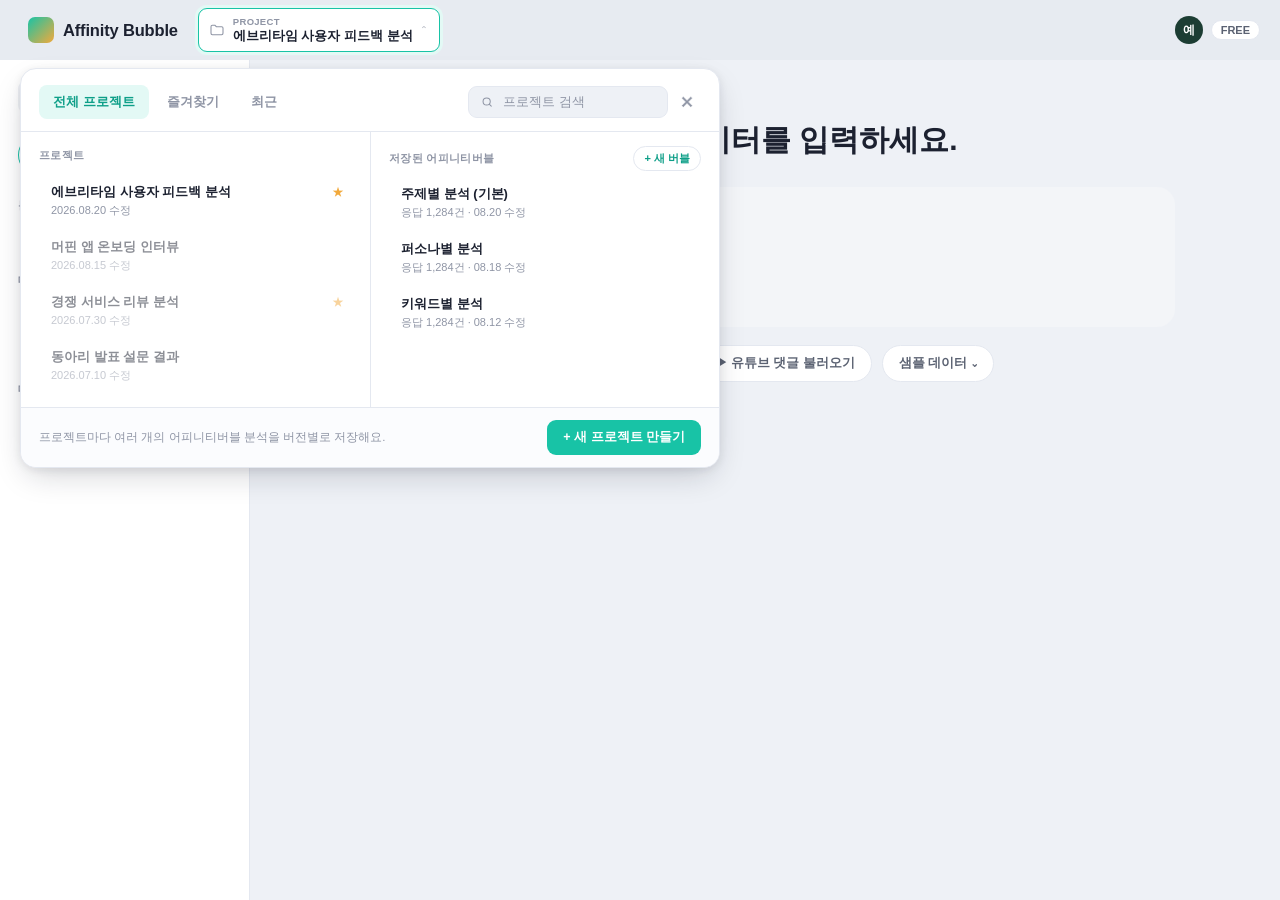
<file: affinity-bubble-project-switcher.html>
<!DOCTYPE html>
<html lang="ko">
<head>
<meta charset="UTF-8">
<title>Affinity Bubble · 프로젝트 전환</title>
<style>
  :root{
    --topbar:#e7ebf1;
    --sidebar:#ffffff;
    --main-bg:#eef1f6;
    --card:#ffffff;
    --border:#e4e8f0;
    --ink:#1c2130;
    --ink-mid:#5b6272;
    --ink-soft:#8f95a5;
    --teal:#18c3a6;
    --teal-deep:#0e9f88;
    --teal-tint:#e3f9f5;
    --orange:#f2a93b;
  }
  *{box-sizing:border-box;}
  body{
    margin:0;background:var(--main-bg);color:var(--ink);
    font-family:"Pretendard","Apple SD Gothic Neo","Malgun Gothic",-apple-system,BlinkMacSystemFont,sans-serif;
    -webkit-font-smoothing:antialiased;
  }

  /* ── top bar ─────────────────────────── */
  .topbar{
    height:60px;background:var(--topbar);display:flex;align-items:center;
    justify-content:space-between;padding:0 20px;position:relative;z-index:20;
  }
  .topbar-left{display:flex;align-items:center;gap:6px;}
  .logo{display:flex;align-items:center;gap:9px;padding:6px 8px;border-radius:8px;}
  .logo-icon{
    width:26px;height:26px;border-radius:7px;flex:none;
    background:linear-gradient(135deg,var(--teal),var(--orange));
  }
  .logo-word{font-size:16.5px;font-weight:700;letter-spacing:-.01em;}

  .switcher-btn{
    display:flex;align-items:center;gap:8px;background:#fff;border:1px solid var(--border);
    padding:7px 12px 7px 10px;border-radius:9px;cursor:pointer;margin-left:6px;transition:.12s;
    max-width:340px;
  }
  .switcher-btn:hover{border-color:var(--teal);}
  .switcher-btn.open{border-color:var(--teal);box-shadow:0 0 0 3px var(--teal-tint);}
  .switcher-icon{width:16px;height:16px;flex:none;color:var(--ink-soft);}
  .switcher-text{display:flex;flex-direction:column;line-height:1.25;min-width:0;}
  .switcher-label{font-size:9.5px;font-weight:700;color:var(--ink-soft);text-transform:uppercase;letter-spacing:.03em;}
  .switcher-name{font-size:13px;font-weight:700;color:var(--ink);white-space:nowrap;overflow:hidden;text-overflow:ellipsis;max-width:220px;}
  .switcher-chev{font-size:11px;color:var(--ink-soft);flex:none;transition:transform .15s;}
  .switcher-btn.open .switcher-chev{transform:rotate(180deg);}

  .user-badge{display:flex;align-items:center;gap:8px;}
  .avatar{width:28px;height:28px;border-radius:50%;background:#1c3d33;color:#fff;font-size:12px;font-weight:700;display:flex;align-items:center;justify-content:center;}
  .plan-tag{font-size:11px;font-weight:700;color:var(--ink-mid);background:#fff;border:1px solid var(--border);padding:3px 9px;border-radius:999px;}

  /* ── backdrop + dropdown panel ───────── */
  .backdrop{position:fixed;inset:0;background:rgba(20,25,40,.08);z-index:15;display:none;}
  .backdrop.show{display:block;}

  .switch-panel{
    position:absolute;top:68px;left:20px;width:700px;max-width:calc(100vw - 40px);
    background:#fff;border:1px solid var(--border);border-radius:16px;
    box-shadow:0 12px 32px -8px rgba(20,25,40,.22), 0 2px 8px rgba(20,25,40,.08);
    z-index:25;display:none;overflow:hidden;
  }
  .switch-panel.show{display:block;}

  .sp-head{display:flex;align-items:center;justify-content:space-between;padding:16px 18px 12px;}
  .sp-tabs{display:flex;gap:4px;}
  .sp-tabs button{
    border:none;background:transparent;padding:8px 14px;border-radius:8px;
    font-size:13px;font-weight:700;color:var(--ink-soft);cursor:pointer;
  }
  .sp-tabs button.active{color:var(--teal-deep);background:var(--teal-tint);}
  .sp-search{
    display:flex;align-items:center;gap:8px;background:var(--main-bg);border:1px solid var(--border);
    border-radius:9px;padding:7px 12px;width:200px;
  }
  .sp-search input{border:none;background:none;outline:none;font-size:12.5px;color:var(--ink);width:100%;}
  .sp-search input::placeholder{color:var(--ink-soft);}
  .sp-close{border:none;background:none;color:var(--ink-soft);font-size:15px;cursor:pointer;padding:4px 6px;margin-left:6px;}
  .sp-close:hover{color:var(--ink);}

  .sp-body{display:grid;grid-template-columns:1fr 1fr;border-top:1px solid var(--border);}
  .sp-col{padding:14px 8px 14px 18px;max-height:340px;overflow-y:auto;}
  .sp-col.right{border-left:1px solid var(--border);padding-left:18px;}
  .sp-col-title{font-size:11px;font-weight:700;color:var(--ink-soft);text-transform:uppercase;letter-spacing:.03em;margin:2px 0 10px;padding-right:10px;}

  .proj-row{
    display:flex;flex-direction:column;gap:2px;padding:10px 10px 10px 12px;border-radius:9px;
    cursor:pointer;margin-right:8px;position:relative;
  }
  .proj-row{opacity:.5;transition:opacity .12s;}
  .proj-row:hover{background:#f5f7fa;opacity:.85;}
  .proj-row.selected{opacity:1;}
  .proj-name{font-size:13px;font-weight:700;color:var(--ink);}
  .proj-meta{font-size:11px;color:var(--ink-soft);}
  .star{margin-left:auto;font-size:12px;color:var(--orange);}
  .proj-row-top{display:flex;align-items:center;gap:6px;}

  .an-row{padding:10px 10px 10px 12px;border-radius:9px;margin-right:8px;}
  .an-row:hover{background:#f5f7fa;}
  .an-name{font-size:13px;font-weight:700;color:var(--ink);margin-bottom:2px;}
  .an-meta{font-size:11px;color:var(--ink-soft);}
  .empty-hint{font-size:12px;color:var(--ink-soft);padding:10px 12px;}

  .sp-foot{
    display:flex;align-items:center;justify-content:space-between;padding:12px 18px;
    border-top:1px solid var(--border);background:#fbfcfe;
  }
  .sp-foot-hint{font-size:11.5px;color:var(--ink-soft);}
  .new-proj-btn{
    display:flex;align-items:center;gap:6px;background:var(--teal);color:#fff;border:none;
    padding:9px 16px;border-radius:9px;font-size:12.5px;font-weight:700;cursor:pointer;
  }
  .new-proj-btn:hover{background:var(--teal-deep);}

  /* ── app shell below (unchanged look) ─── */
  .app-body{display:flex;}
  .sidebar{
    width:250px;background:var(--sidebar);min-height:calc(100vh - 60px);
    padding:20px 18px;border-right:1px solid var(--border);
  }
  .menu-icon{width:34px;height:34px;border-radius:9px;background:#f0f2f5;display:flex;align-items:center;justify-content:center;margin-bottom:20px;color:var(--ink-mid);}
  .analyze-btn{
    display:block;text-align:center;border:1.5px solid var(--teal);color:var(--teal-deep);
    background:#fff;border-radius:999px;padding:11px;font-size:13px;font-weight:700;
    margin-bottom:22px;cursor:pointer;
  }
  .sb-title{font-size:11px;color:var(--ink-soft);font-weight:700;margin:18px 0 8px;text-transform:uppercase;letter-spacing:.02em;}
  .sb-item{font-size:13.5px;color:var(--ink);padding:8px 4px;border-radius:7px;cursor:pointer;font-weight:600;}
  .sb-item.on{color:var(--teal-deep);font-weight:700;}
  .sb-item:hover{background:#f5f7fa;}

  .main{flex:1;padding:60px 40px;display:flex;flex-direction:column;align-items:center;}
  .main h1{font-size:30px;font-weight:700;margin:0 0 26px;}
  .drop-card{
    width:100%;max-width:820px;background:#f3f5f8;border-radius:18px;padding:26px 28px;min-height:140px;
    color:var(--ink-soft);font-size:14px;position:relative;
  }
  .drop-plus{
    width:38px;height:38px;border-radius:50%;background:#fff;border:1px solid var(--border);
    display:flex;align-items:center;justify-content:center;font-size:18px;color:var(--ink-mid);margin-top:16px;
  }
  .quick-row{display:flex;gap:10px;margin-top:18px;}
  .quick-row button{
    border:1px solid var(--border);background:#fff;padding:9px 16px;border-radius:999px;
    font-size:12.5px;font-weight:700;color:var(--ink-mid);cursor:pointer;
  }

  /* ── project switcher: add-bubble row ── */
  .sp-col-title-row{display:flex;align-items:center;justify-content:space-between;padding-right:10px;margin-bottom:4px;}
  .sp-col-title-row .sp-col-title{margin:0;}
  .add-bubble-btn{
    border:1px solid var(--border);background:#fff;color:var(--teal-deep);font-size:11px;font-weight:700;
    padding:4px 10px;border-radius:999px;cursor:pointer;
  }
  .add-bubble-btn:hover{border-color:var(--teal);}

  /* ══════════════ WIZARD MODAL ══════════════ */
  .wiz-backdrop{
    position:fixed;inset:0;background:rgba(15,20,32,.45);z-index:50;
    display:none;align-items:center;justify-content:center;padding:24px;
  }
  .wiz-backdrop.show{display:flex;}
  .wiz-modal{
    width:860px;max-width:100%;max-height:88vh;background:#fff;border-radius:20px;
    box-shadow:0 24px 64px -16px rgba(15,20,32,.35);overflow:hidden;display:flex;flex-direction:column;
  }
  .wiz-topbar{display:flex;align-items:center;justify-content:space-between;padding:18px 22px;border-bottom:1px solid var(--border);flex:none;}
  .wiz-title-sm{font-size:14.5px;font-weight:700;}
  .wiz-x{border:none;background:none;font-size:15px;color:var(--ink-soft);cursor:pointer;padding:4px 6px;}
  .wiz-x:hover{color:var(--ink);}

  .wiz-name-body{padding:28px 26px 10px;}
  .wiz-label{display:block;font-size:12.5px;font-weight:700;color:var(--ink-mid);margin-bottom:8px;}
  .wiz-input{
    width:100%;border:1.5px solid var(--border);border-radius:10px;padding:12px 14px;font-size:14px;
    color:var(--ink);outline:none;font-family:inherit;
  }
  .wiz-input:focus{border-color:var(--teal);}
  .wiz-hint{font-size:12px;color:var(--ink-soft);line-height:1.6;margin-top:14px;background:var(--main-bg);padding:12px 14px;border-radius:10px;}

  .wiz-footbar{display:flex;align-items:center;justify-content:space-between;padding:16px 22px;border-top:1px solid var(--border);flex:none;}
  .wiz-next{border:none;background:var(--teal);color:#fff;font-size:13px;font-weight:700;padding:10px 22px;border-radius:9px;cursor:pointer;}
  .wiz-next:hover{background:var(--teal-deep);}
  .wiz-next:disabled{background:#d7dbe2;cursor:not-allowed;}
  .wiz-back{border:1px solid var(--border);background:#fff;color:var(--ink-mid);font-size:13px;font-weight:700;padding:10px 20px;border-radius:9px;cursor:pointer;}
  .wiz-back:hover{border-color:#c7ccd6;}
  .wiz-back:disabled{opacity:0;pointer-events:none;}

  .wiz-steps{display:flex;align-items:center;justify-content:center;gap:0;padding:22px 22px 4px;flex:none;}
  .wiz-step{display:flex;align-items:center;}
  .wiz-step-circle{
    width:28px;height:28px;border-radius:50%;background:#eef0f4;color:var(--ink-soft);
    font-size:12.5px;font-weight:700;display:flex;align-items:center;justify-content:center;
  }
  .wiz-step.on .wiz-step-circle{background:var(--ink);color:#fff;}
  .wiz-step.done .wiz-step-circle{background:var(--teal);color:#fff;}
  .wiz-step-line{width:64px;height:2px;background:#e4e8f0;margin:0 6px;}
  .wiz-step.done .wiz-step-line{background:var(--teal);}

  .wiz-step-body{padding:18px 26px 8px;overflow-y:auto;flex:1;}
  .wiz-step-title{font-size:15.5px;font-weight:700;margin-bottom:4px;}
  .wiz-step-desc{font-size:12px;color:var(--ink-mid);margin:0 0 18px;line-height:1.55;}

  .data-cols{display:grid;grid-template-columns:1fr 1fr;gap:18px;}
  .data-col-head{display:flex;align-items:center;justify-content:space-between;margin-bottom:10px;}
  .data-col-head span:first-child{font-size:13px;font-weight:700;}
  .data-col-note{font-size:10.5px;color:var(--ink-soft);font-weight:600;}
  #selCountNote{color:var(--teal-deep);}

  .dropzone{
    border:1.5px dashed var(--border);border-radius:14px;padding:26px 16px;text-align:center;cursor:pointer;
    background:#fbfcfe;transition:.12s;
  }
  .dropzone:hover{border-color:var(--teal);background:var(--teal-tint);}
  .dz-icon{font-size:20px;color:var(--ink-soft);margin-bottom:6px;}
  .dz-text{font-size:12px;color:var(--ink-mid);margin-bottom:12px;}
  .dz-btn{border:1.5px solid var(--ink);background:#fff;color:var(--ink);font-size:12px;font-weight:700;padding:8px 16px;border-radius:8px;cursor:pointer;}

  .quick-fetch-card{
    background:var(--main-bg);border-radius:12px;padding:12px;margin-top:12px;
    display:flex;gap:8px;flex-wrap:wrap;
  }
  .quick-fetch-btn{
    display:flex;align-items:center;gap:6px;background:#fff;border:1px solid var(--border);
    padding:8px 14px;border-radius:999px;font-size:12px;font-weight:700;color:var(--ink-mid);cursor:pointer;
  }
  .quick-fetch-btn:hover{border-color:var(--teal);color:var(--teal-deep);}
  .qf-icon{font-size:12px;}
  .qf-ext{font-size:10px;color:var(--ink-soft);}


  .upload-list{margin-top:12px;display:flex;flex-direction:column;gap:8px;}
  .upload-row{display:flex;align-items:center;gap:10px;}
  .upload-doc-icon{font-size:14px;color:var(--ink-soft);flex:none;}
  .upload-info{flex:1;min-width:0;}
  .upload-name{font-size:11.5px;color:var(--ink-mid);font-weight:600;margin-bottom:4px;white-space:nowrap;overflow:hidden;text-overflow:ellipsis;}
  .upload-bar{height:4px;border-radius:3px;background:#eef0f4;overflow:hidden;}
  .upload-bar-fill{height:100%;background:var(--teal);border-radius:3px;}
  .upload-status{font-size:10.5px;font-weight:700;flex:none;}
  .upload-status.done{color:var(--teal-deep);}
  .upload-status.ing{color:var(--ink-soft);}

  .ds-search{
    display:flex;align-items:center;gap:8px;background:var(--main-bg);border:1px solid var(--border);
    border-radius:9px;padding:8px 12px;margin-bottom:10px;
  }
  .ds-search input{border:none;background:none;outline:none;font-size:12.5px;color:var(--ink);width:100%;}
  .ds-list{display:flex;flex-direction:column;gap:6px;max-height:230px;overflow-y:auto;}
  .ds-row{
    display:flex;align-items:center;gap:10px;padding:9px 10px;border-radius:9px;cursor:pointer;border:1px solid transparent;
  }
  .ds-row:hover{background:#f5f7fa;}
  .ds-row.checked{background:var(--teal-tint);border-color:#bfeee6;}
  .ds-check{
    width:17px;height:17px;border-radius:5px;border:1.5px solid #c7ccd6;flex:none;
    display:flex;align-items:center;justify-content:center;font-size:11px;color:#fff;background:#fff;
  }
  .ds-row.checked .ds-check{background:var(--teal);border-color:var(--teal);}
  .ds-name{font-size:12.5px;font-weight:700;color:var(--ink);}
  .ds-meta{font-size:11px;color:var(--ink-soft);}

  .wiz-textarea{
    width:100%;border:1px solid var(--border);border-radius:10px;padding:9px 13px;font-size:12.5px;color:var(--ink-mid);
    background:#fbfcfe;font-family:inherit;resize:vertical;
  }

  .confirm-box{background:var(--main-bg);border-radius:12px;padding:16px 18px;display:flex;flex-direction:column;gap:11px;}
  .confirm-row{display:flex;gap:16px;}
  .confirm-k{font-size:12px;font-weight:700;color:var(--ink-soft);width:78px;flex:none;}
  .confirm-v{font-size:12.5px;color:var(--ink);font-weight:600;line-height:1.5;}

  .cfg-bar{background:var(--main-bg);border-radius:14px;padding:16px 18px;}
  .cfg-row{display:flex;gap:14px;align-items:flex-start;margin-bottom:12px;}
  .cfg-row:last-child{margin-bottom:0;}
  .cfg-label{font-size:12px;font-weight:700;color:var(--ink-mid);width:88px;flex:none;padding-top:8px;}
  .persp-tabs{display:flex;gap:8px;flex-wrap:wrap;}
  .persp-tabs button{
    border:1px solid var(--border);background:#fff;padding:8px 15px;border-radius:999px;
    font-size:12px;font-weight:700;color:var(--ink-mid);cursor:pointer;
  }
  .persp-tabs button.on{border-color:var(--teal);color:var(--teal-deep);background:var(--teal-tint);}


  .wiz-done-body{padding:50px 30px;display:flex;flex-direction:column;align-items:center;text-align:center;}
  .wiz-done-icon{
    width:52px;height:52px;border-radius:50%;background:var(--teal-tint);color:var(--teal-deep);
    font-size:24px;font-weight:700;display:flex;align-items:center;justify-content:center;margin-bottom:16px;
  }
  .wiz-done-title{font-size:17px;font-weight:700;margin-bottom:8px;}
  .wiz-done-sub{font-size:12.5px;color:var(--ink-mid);margin-bottom:22px;line-height:1.6;}
</style>
</head>
<body>

  <div class="topbar">
    <div class="topbar-left">
      <div class="logo">
        <div class="logo-icon"></div>
        <div class="logo-word">Affinity Bubble</div>
      </div>
      <div class="switcher-btn open" id="switcherBtn" onclick="togglePanel()">
        <svg class="switcher-icon" viewBox="0 0 24 24" fill="none"><path d="M3 7a2 2 0 0 1 2-2h4l2 2h8a2 2 0 0 1 2 2v8a2 2 0 0 1-2 2H5a2 2 0 0 1-2-2V7Z" stroke="currentColor" stroke-width="1.6"/></svg>
        <div class="switcher-text">
          <span class="switcher-label">Project</span>
          <span class="switcher-name" id="switcherName">에브리타임 사용자 피드백 분석</span>
        </div>
        <span class="switcher-chev">⌄</span>
      </div>
    </div>
    <div class="user-badge">
      <div class="avatar">예</div>
      <span class="plan-tag">FREE</span>
    </div>

    <!-- ══ dropdown panel ══ -->
    <div class="switch-panel show" id="switchPanel">
      <div class="sp-head">
        <div class="sp-tabs">
          <button class="active" id="tabAll" onclick="setTab('all')">전체 프로젝트</button>
          <button id="tabFav" onclick="setTab('fav')">즐겨찾기</button>
          <button id="tabRecent" onclick="setTab('recent')">최근</button>
        </div>
        <div style="display:flex;align-items:center;">
          <div class="sp-search">
            <svg width="14" height="14" viewBox="0 0 24 24" fill="none"><circle cx="11" cy="11" r="7" stroke="#8f95a5" stroke-width="2"/><path d="m20 20-3.5-3.5" stroke="#8f95a5" stroke-width="2" stroke-linecap="round"/></svg>
            <input id="searchInput" placeholder="프로젝트 검색" oninput="renderProjects()">
          </div>
          <button class="sp-close" onclick="togglePanel()">✕</button>
        </div>
      </div>

      <div class="sp-body">
        <div class="sp-col">
          <div class="sp-col-title">프로젝트</div>
          <div id="projectList"></div>
        </div>
        <div class="sp-col right">
          <div class="sp-col-title-row">
            <div class="sp-col-title">저장된 어피니티버블</div>
            <button class="add-bubble-btn" onclick="openWizard(false)">+ 새 버블</button>
          </div>
          <div id="analysisList"></div>
        </div>
      </div>

      <div class="sp-foot">
        <span class="sp-foot-hint">프로젝트마다 여러 개의 어피니티버블 분석을 버전별로 저장해요.</span>
        <button class="new-proj-btn" onclick="openWizard(true)">+ 새 프로젝트 만들기</button>
      </div>
    </div>
  </div>

  <div class="backdrop" id="backdrop" onclick="togglePanel()"></div>

  <!-- ══ app shell (기존 어피니티버블 홈 화면 유지) ══ -->
  <div class="app-body">
    <div class="sidebar">
      <div class="menu-icon">☰</div>
      <button class="analyze-btn">+ 새 탭에서 분석하기</button>
      <div class="sb-title">분석하기</div>
      <div class="sb-item on">어피니티버블 분석</div>
      <div class="sb-title">데이터 다듬기</div>
      <div class="sb-item">데이터 전처리</div>
      <div class="sb-item">설문 전처리</div>
      <div class="sb-title">데이터 불러오기</div>
      <div class="sb-item">앱 리뷰 수집</div>
      <div class="sb-item">유튜브 댓글 수집</div>
    </div>
    <div class="main">
      <h1>분석할 데이터를 입력하세요.</h1>
      <div class="drop-card">
        텍스트를 붙여넣거나 CSV 파일을 드롭하세요.
        <div class="drop-plus">+</div>
      </div>
      <div class="quick-row">
        <button>📱 앱 리뷰 불러오기</button>
        <button>▶ 유튜브 댓글 불러오기</button>
        <button>샘플 데이터 ⌄</button>
      </div>
    </div>
  </div>

  <!-- ══════════════ WIZARD MODAL: 새 프로젝트 / 새 버블 만들기 ══════════════ -->
  <div class="wiz-backdrop" id="wizBackdrop">
    <div class="wiz-modal">

      <!-- pre-step: 프로젝트 이름 (새 프로젝트일 때만) -->
      <div class="wiz-pane" id="wizName">
        <div class="wiz-topbar">
          <span class="wiz-title-sm">새 프로젝트 만들기</span>
          <button class="wiz-x" onclick="closeWizard()">✕</button>
        </div>
        <div class="wiz-name-body">
          <label class="wiz-label">프로젝트 이름</label>
          <input class="wiz-input" id="newProjectName" placeholder="예: 에브리타임 앱 리뷰 분석" autocomplete="off">
          <p class="wiz-hint">프로젝트 하나에 여러 개의 버블(분석)을 버전처럼 계속 쌓을 수 있어요. 예: 앱 리뷰를 주기적으로 돌리거나, 같은 프로젝트 안에서 사용자 인터뷰를 별도 버블로 분석할 수 있어요.</p>
        </div>
        <div class="wiz-footbar">
          <span></span>
          <button class="wiz-next" id="nameNextBtn" onclick="goToStepper()" disabled>다음</button>
        </div>
      </div>

      <!-- stepper pane: 1 데이터 / 2 관점 / 3 확인 -->
      <div class="wiz-pane" id="wizStepper" style="display:none;">
        <div class="wiz-topbar">
          <span class="wiz-title-sm" id="wizProjectLabel">프로젝트</span>
          <button class="wiz-x" onclick="closeWizard()">✕</button>
        </div>

        <div class="wiz-steps">
          <div class="wiz-step" id="dot1"><span class="wiz-step-circle">1</span><span class="wiz-step-line"></span></div>
          <div class="wiz-step" id="dot2"><span class="wiz-step-circle">2</span><span class="wiz-step-line"></span></div>
          <div class="wiz-step" id="dot3"><span class="wiz-step-circle">3</span></div>
        </div>

        <!-- STEP 1: 데이터 선택 -->
        <div class="wiz-step-body" id="stepBody1">
          <div class="wiz-step-title">1. 버블 생성에 사용할 데이터 선택</div>
          <p class="wiz-step-desc">파일 업로드, 앱 리뷰·유튜브 댓글 불러오기, 샘플 데이터를 함께 골라 하나의 버블로 합칠 수 있어요. 예: 앱 리뷰 + 사용자 인터뷰를 한 번에 분석.</p>

          <div class="data-cols">
            <div class="data-col">
              <div class="data-col-head"><span>새 데이터 업로드</span><span class="data-col-note">업로드 즉시 아카이브에 자동 저장</span></div>
              <div class="dropzone" id="dropzone" onclick="addSource('upload')">
                <div class="dz-icon">⇧</div>
                <div class="dz-text">파일을 끌어다 놓거나 클릭해서 업로드</div>
                <button class="dz-btn" type="button">파일 선택</button>
              </div>

              <div class="quick-fetch-card">
                <button class="quick-fetch-btn" onclick="addSource('appreview')">
                  <span class="qf-icon">📱</span> 앱 리뷰 불러오기 <span class="qf-ext">↗</span>
                </button>
                <button class="quick-fetch-btn" onclick="addSource('youtube')">
                  <span class="qf-icon">▶</span> 유튜브 댓글 불러오기 <span class="qf-ext">↗</span>
                </button>
                <button class="quick-fetch-btn" onclick="addSource('sample')">
                  샘플 데이터 <span class="qf-ext">⌄</span>
                </button>
              </div>

              <div class="upload-list" id="uploadList"></div>
            </div>

            <div class="data-col">
              <div class="data-col-head"><span>저장된 데이터에서 선택</span><span class="data-col-note" id="selCountNote">선택됨 0개</span></div>
              <div class="ds-search">
                <svg width="14" height="14" viewBox="0 0 24 24" fill="none"><circle cx="11" cy="11" r="7" stroke="#8f95a5" stroke-width="2"/><path d="m20 20-3.5-3.5" stroke="#8f95a5" stroke-width="2" stroke-linecap="round"/></svg>
                <input id="dsSearch" placeholder="데이터명, 태그로 검색" oninput="renderSavedData()">
              </div>
              <div class="ds-list" id="dsList"></div>
            </div>
          </div>
        </div>

        <!-- STEP 2: 분석 관점 -->
        <div class="wiz-step-body" id="stepBody2" style="display:none;">
          <div class="wiz-step-title">2. 분석 관점 설정</div>
          <p class="wiz-step-desc">이 버블을 어떤 관점으로 묶어서 볼지 정해주세요.</p>

          <div class="cfg-bar" style="margin-bottom:0;">
            <div class="cfg-row">
              <div class="cfg-label">분석 관점</div>
              <div class="persp-tabs">
                <button class="on" onclick="pickLens(this)">주제별</button>
                <button onclick="pickLens(this)">사용자인터뷰</button>
                <button onclick="pickLens(this)">퍼소나</button>
                <button onclick="pickLens(this)">키워드</button>
                <button onclick="pickLens(this)">+ 새 관점</button>
              </div>
            </div>
            <div class="cfg-row">
              <div class="cfg-label">분석 관점 상세</div>
              <textarea class="wiz-textarea" id="lensDetail" rows="2">주제에 따라 5개에서 9개의 덩어리로 분류해줘</textarea>
            </div>
            <div class="cfg-row">
              <div class="cfg-label">하위 레이블 상세</div>
              <input class="wiz-input" id="labelDetail" value="~해요.체로 적어줘">
            </div>
          </div>
        </div>

        <!-- STEP 3: 확인 및 생성 -->
        <div class="wiz-step-body" id="stepBody3" style="display:none;">
          <div class="wiz-step-title">3. 버블 이름 확인 후 생성</div>
          <p class="wiz-step-desc">버전이나 회차를 이름에 남겨두면 나중에 히스토리에서 구분하기 쉬워요. 예: v4.0.1 버그 개선</p>

          <label class="wiz-label">버블 이름</label>
          <input class="wiz-input" id="bubbleName" placeholder="예: v4.0.1 버그 개선" style="margin-bottom:18px;">

          <div class="confirm-box">
            <div class="confirm-row"><span class="confirm-k">프로젝트</span><span class="confirm-v" id="confirmProject">-</span></div>
            <div class="confirm-row"><span class="confirm-k">사용 데이터</span><span class="confirm-v" id="confirmData">-</span></div>
            <div class="confirm-row"><span class="confirm-k">분석 관점</span><span class="confirm-v" id="confirmLens">주제별</span></div>
          </div>
        </div>

        <div class="wiz-footbar">
          <button class="wiz-back" id="wizBackBtn" onclick="stepBack()">이전</button>
          <button class="wiz-next" id="wizNextBtn" onclick="stepNext()">다음</button>
        </div>
      </div>

      <!-- done pane -->
      <div class="wiz-pane" id="wizDone" style="display:none;">
        <div class="wiz-done-body">
          <div class="wiz-done-icon">✓</div>
          <div class="wiz-done-title">버블이 생성됐어요</div>
          <div class="wiz-done-sub" id="wizDoneSub"></div>
          <button class="wiz-next" onclick="window.location.href='affinity-bubble-app.html'">결과 보기 →</button>
        </div>
      </div>

    </div>
  </div>

<script>
  var PROJECTS = [
    {id:'p1', name:'에브리타임 사용자 피드백 분석', meta:'2026.08.20 수정', fav:true, recent:true,
      analyses:[
        {name:'주제별 분석 (기본)', meta:'응답 1,284건 · 08.20 수정'},
        {name:'퍼소나별 분석', meta:'응답 1,284건 · 08.18 수정'},
        {name:'키워드별 분석', meta:'응답 1,284건 · 08.12 수정'}
      ]},
    {id:'p2', name:'머핀 앱 온보딩 인터뷰', meta:'2026.08.15 수정', fav:false, recent:true,
      analyses:[
        {name:'사용자 인터뷰 분석', meta:'응답 42건 · 08.15 수정'}
      ]},
    {id:'p3', name:'경쟁 서비스 리뷰 분석', meta:'2026.07.30 수정', fav:true, recent:false,
      analyses:[
        {name:'주제별 분석', meta:'응답 620건 · 07.30 수정'},
        {name:'감정 분석', meta:'응답 620건 · 07.22 수정'}
      ]},
    {id:'p4', name:'동아리 발표 설문 결과', meta:'2026.07.10 수정', fav:false, recent:false,
      analyses:[
        {name:'주제별 분석', meta:'응답 88건 · 07.10 수정'}
      ]}
  ];

  var currentTab = 'all';
  var selectedId = 'p1';

  function setTab(tab){
    currentTab = tab;
    ['tabAll','tabFav','tabRecent'].forEach(function(id){ document.getElementById(id).classList.remove('active'); });
    document.getElementById(tab==='all'?'tabAll':(tab==='fav'?'tabFav':'tabRecent')).classList.add('active');
    renderProjects();
  }

  function filteredProjects(){
    var q = document.getElementById('searchInput').value.trim().toLowerCase();
    return PROJECTS.filter(function(p){
      if(currentTab==='fav' && !p.fav) return false;
      if(currentTab==='recent' && !p.recent) return false;
      if(q && p.name.toLowerCase().indexOf(q)===-1) return false;
      return true;
    });
  }

  function renderProjects(){
    var list = filteredProjects();
    var html = list.map(function(p){
      return '<div class="proj-row'+(p.id===selectedId?' selected':'')+'" onclick="selectProject(\''+p.id+'\')">'+
        '<div class="proj-row-top"><span class="proj-name">'+p.name+'</span>'+(p.fav?'<span class="star">★</span>':'')+'</div>'+
        '<span class="proj-meta">'+p.meta+'</span></div>';
    }).join('');
    document.getElementById('projectList').innerHTML = html || '<div class="empty-hint">해당하는 프로젝트가 없어요.</div>';
    if(!list.find(function(p){return p.id===selectedId;}) && list.length){
      selectProject(list[0].id);
    } else {
      renderAnalyses();
    }
  }

  function renderAnalyses(){
    var p = PROJECTS.find(function(x){ return x.id===selectedId; });
    if(!p){ document.getElementById('analysisList').innerHTML = '<div class="empty-hint">왼쪽에서 프로젝트를 선택해주세요.</div>'; return; }
    var html = p.analyses.map(function(a){
      return '<div class="an-row" style="cursor:pointer;" onclick="window.location.href=\'affinity-bubble-app.html\'"><div class="an-name">'+a.name+'</div><div class="an-meta">'+a.meta+'</div></div>';
    }).join('');
    document.getElementById('analysisList').innerHTML = html;
  }

  function selectProject(id){
    selectedId = id;
    renderProjects();
    renderAnalyses();
  }

  function togglePanel(){
    var panel = document.getElementById('switchPanel');
    var backdrop = document.getElementById('backdrop');
    var btn = document.getElementById('switcherBtn');
    var willOpen = !panel.classList.contains('show');
    panel.classList.toggle('show', willOpen);
    backdrop.classList.toggle('show', willOpen);
    btn.classList.toggle('open', willOpen);
  }

  /* ══════════════ WIZARD LOGIC ══════════════ */
  var wiz = { isNewProject:false, step:1, items:[], lens:'주제별' };

  function openWizard(isNewProject){
    wiz = { isNewProject:isNewProject, step:1, items:[], lens:'주제별' };
    document.getElementById('wizBackdrop').classList.add('show');
    document.getElementById('wizDone').style.display = 'none';

    if(isNewProject){
      document.getElementById('wizName').style.display = 'block';
      document.getElementById('wizStepper').style.display = 'none';
      document.getElementById('newProjectName').value = '';
      document.getElementById('nameNextBtn').disabled = true;
    } else {
      document.getElementById('wizName').style.display = 'none';
      startStepper();
    }
    document.getElementById('dsSearch').value = '';
    document.getElementById('uploadList').innerHTML = '';
    renderSavedData();
  }

  function closeWizard(){
    document.getElementById('wizBackdrop').classList.remove('show');
  }

  document.getElementById('newProjectName').addEventListener('input', function(e){
    document.getElementById('nameNextBtn').disabled = e.target.value.trim().length === 0;
  });

  function goToStepper(){
    document.getElementById('wizName').style.display = 'none';
    startStepper();
  }

  function startStepper(){
    document.getElementById('wizStepper').style.display = 'flex';
    document.getElementById('wizStepper').style.flexDirection = 'column';
    document.getElementById('wizStepper').style.flex = '1';
    document.getElementById('wizStepper').style.minHeight = '0';
    var proj = wiz.isNewProject ? (document.getElementById('newProjectName').value.trim() || '새 프로젝트') : PROJECTS.find(function(p){return p.id===selectedId;}).name;
    document.getElementById('wizProjectLabel').textContent = proj + ' · 버블 만들기';
    goStep(1);
  }

  function goStep(n){
    wiz.step = n;
    [1,2,3].forEach(function(i){
      document.getElementById('stepBody'+i).style.display = (i===n) ? 'block' : 'none';
      var dot = document.getElementById('dot'+i);
      dot.classList.remove('on','done');
      if(i < n) dot.classList.add('done');
      if(i === n) dot.classList.add('on');
    });
    document.getElementById('wizBackBtn').disabled = (n===1);
    document.getElementById('wizNextBtn').textContent = (n===3) ? '버블 만들기' : '다음';
    if(n===3) fillConfirm();
  }

  function stepNext(){
    if(wiz.step < 3){ goStep(wiz.step+1); }
    else { createBubble(); }
  }
  function stepBack(){
    if(wiz.step > 1) goStep(wiz.step-1);
  }

  /* 저장된 데이터에서 선택 = 이번 세션에서 방금 추가한 데이터만 표시 */
  function renderSavedData(){
    var q = document.getElementById('dsSearch').value.trim().toLowerCase();
    var list = wiz.items.filter(function(d){ return !q || d.name.toLowerCase().indexOf(q)!==-1; });
    var html = list.map(function(d){
      return '<div class="ds-row'+(d.checked?' checked':'')+'" onclick="toggleItem(\''+d.id+'\')">'+
        '<span class="ds-check">'+(d.checked?'✓':'')+'</span>'+
        '<div><div class="ds-name">'+d.name+'</div><div class="ds-meta">'+d.meta+'</div></div></div>';
    }).join('');
    document.getElementById('dsList').innerHTML = html || '<div class="empty-hint">왼쪽에서 데이터를 추가하면 여기에 나타나요.</div>';
    updateSelCount();
  }

  function toggleItem(id){
    var it = wiz.items.find(function(x){return x.id===id;});
    if(it) it.checked = !it.checked;
    renderSavedData();
  }

  function updateSelCount(){
    var n = wiz.items.filter(function(d){return d.checked;}).length;
    document.getElementById('selCountNote').textContent = '선택됨 ' + n + '개';
  }

  var addSeq = 0;
  var SOURCE_LABEL = {
    upload:{icon:'📄', name:function(n){ return '신규_업로드_'+n+'.csv'; }},
    appreview:{icon:'📱', name:function(n){ return '앱스토어 리뷰 (실시간 수집 '+n+')'; }},
    youtube:{icon:'▶', name:function(n){ return '유튜브 댓글 (실시간 수집 '+n+')'; }},
    sample:{icon:'✨', name:function(n){ return '샘플 데이터 '+n; }}
  };

  function addSource(type){
    addSeq++;
    var src = SOURCE_LABEL[type];
    var id = 'add'+addSeq;
    var name = src.name(addSeq);
    var row = {id:id, name:name, icon:src.icon, pct:20};
    wiz.uploading = wiz.uploading || [];
    wiz.uploading.push(row);
    renderUploads();
    var t = setInterval(function(){
      row.pct += 30;
      if(row.pct >= 100){
        row.pct = 100;
        clearInterval(t);
        wiz.items.push({id:id, name:name, meta:'2026-08-26 · 지금 추가됨', checked:true});
        renderSavedData();
      }
      renderUploads();
    }, 350);
  }

  function renderUploads(){
    var html = (wiz.uploading || []).map(function(u){
      var done = u.pct >= 100;
      return '<div class="upload-row"><span class="upload-doc-icon">'+u.icon+'</span>'+
        '<div class="upload-info"><div class="upload-name">'+u.name+'</div>'+
        '<div class="upload-bar"><div class="upload-bar-fill" style="width:'+u.pct+'%;"></div></div></div>'+
        '<span class="upload-status '+(done?'done':'ing')+'">'+(done?'저장됨':'업로드 중')+'</span></div>';
    }).join('');
    document.getElementById('uploadList').innerHTML = html;
  }

  function pickLens(btn){
    document.querySelectorAll('.persp-tabs button').forEach(function(b){ b.classList.remove('on'); });
    btn.classList.add('on');
    wiz.lens = btn.textContent;
  }

  function fillConfirm(){
    var proj = wiz.isNewProject ? (document.getElementById('newProjectName').value.trim() || '새 프로젝트') : PROJECTS.find(function(p){return p.id===selectedId;}).name;
    document.getElementById('confirmProject').textContent = proj;

    var picked = wiz.items.filter(function(d){return d.checked;}).map(function(d){return d.name;});
    document.getElementById('confirmData').textContent = picked.length ? (picked.join(', ') + ' (총 '+picked.length+'개)') : '선택된 데이터 없음';
    document.getElementById('confirmLens').textContent = wiz.lens;

    if(!document.getElementById('bubbleName').value){
      document.getElementById('bubbleName').value = wiz.lens + ' 분석';
    }
  }

  function createBubble(){
    var bubbleName = document.getElementById('bubbleName').value.trim() || (wiz.lens + ' 분석');
    var totalCount = wiz.items.filter(function(d){return d.checked;}).length;
    var today = '2026.08.26';
    var meta = '데이터 '+totalCount+'개 조합 · '+today+' 생성';

    if(wiz.isNewProject){
      var name = document.getElementById('newProjectName').value.trim() || '새 프로젝트';
      var newId = 'p'+(PROJECTS.length+1)+'_'+Date.now();
      PROJECTS.unshift({id:newId, name:name, meta:today+' 수정', fav:false, recent:true, analyses:[{name:bubbleName, meta:meta}]});
      selectedId = newId;
      document.getElementById('wizDoneSub').innerHTML = '<b>'+name+'</b> 프로젝트가 만들어지고,<br>첫 버블 <b>'+bubbleName+'</b>이 저장됐어요.';
    } else {
      var p = PROJECTS.find(function(x){return x.id===selectedId;});
      p.analyses.unshift({name:bubbleName, meta:meta});
      p.meta = today+' 수정';
      document.getElementById('wizDoneSub').innerHTML = '<b>'+p.name+'</b>에 새 버블<br><b>'+bubbleName+'</b>이 추가됐어요.';
    }

    document.getElementById('wizName').style.display = 'none';
    document.getElementById('wizStepper').style.display = 'none';
    document.getElementById('wizDone').style.display = 'block';
    document.getElementById('bubbleName').value = '';
    renderProjects();
    renderAnalyses();
  }

  renderProjects();
</script>
</body>
</html>
</file>
